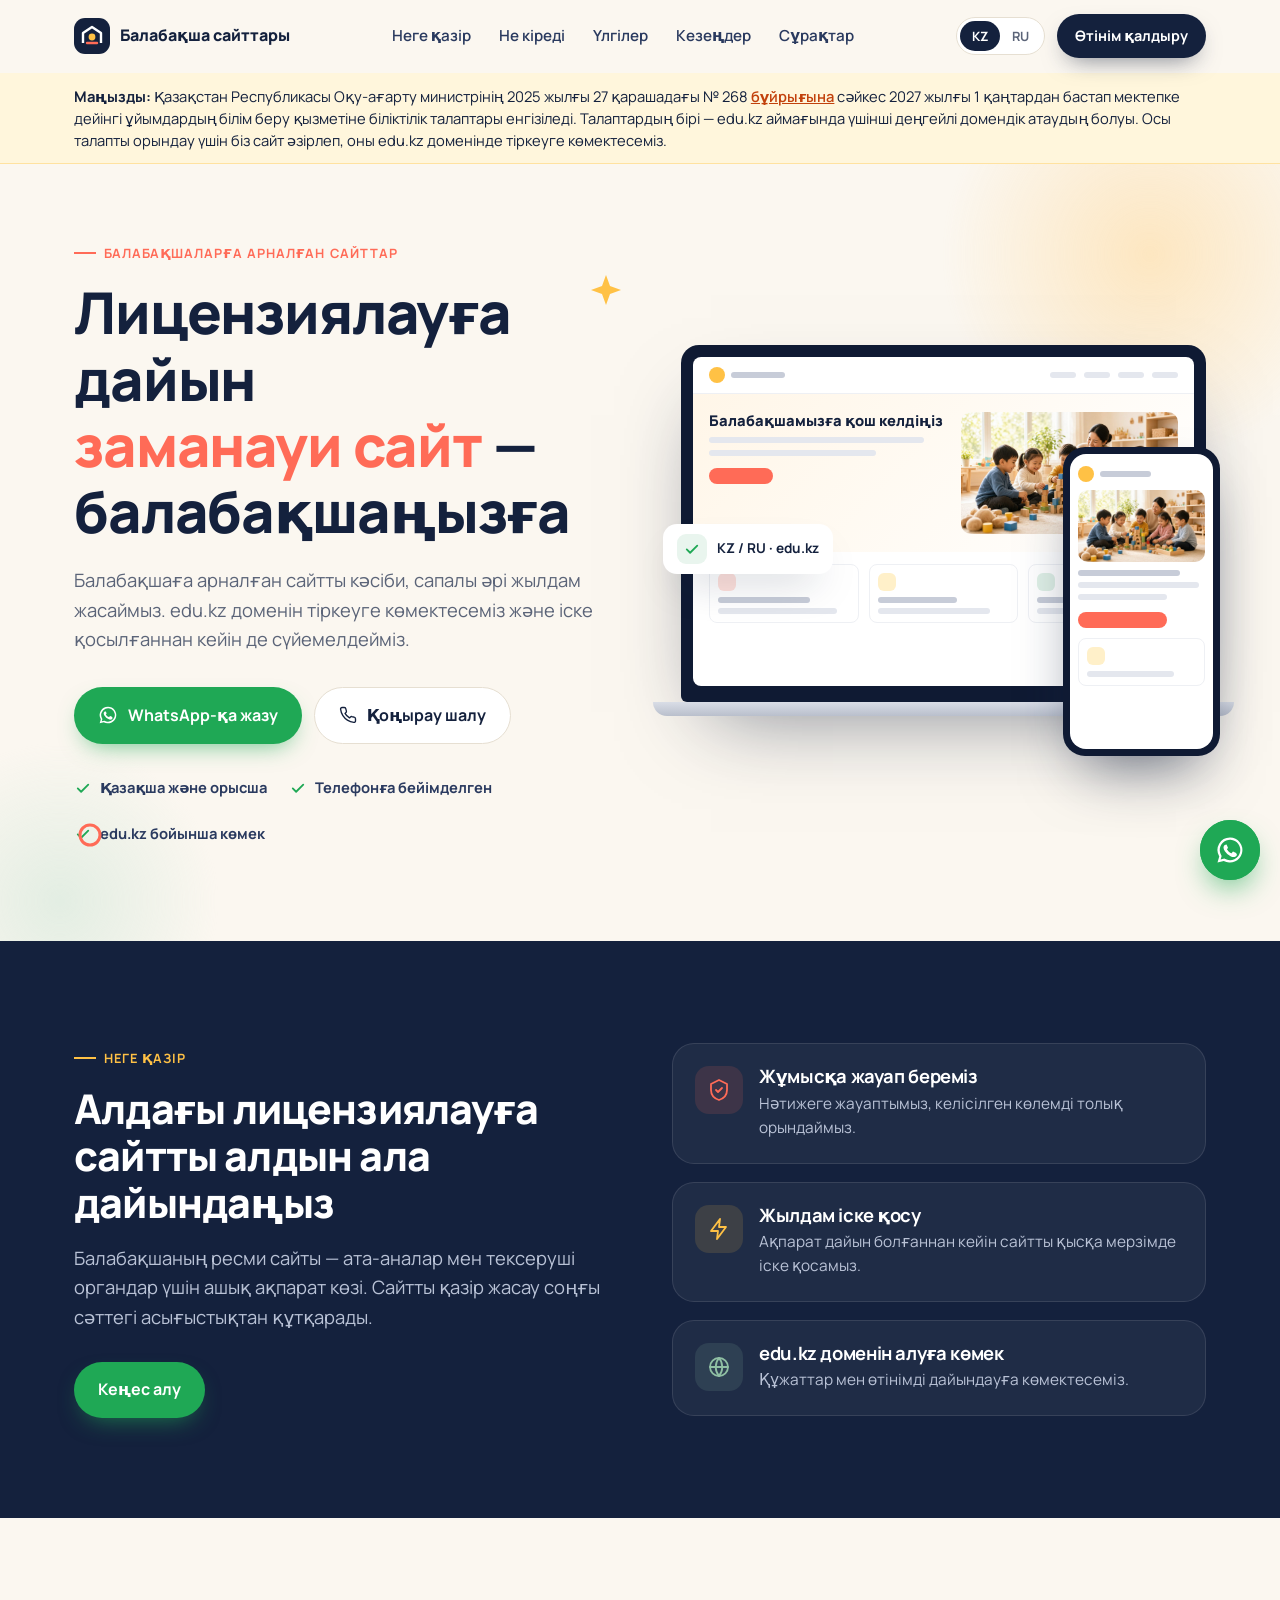
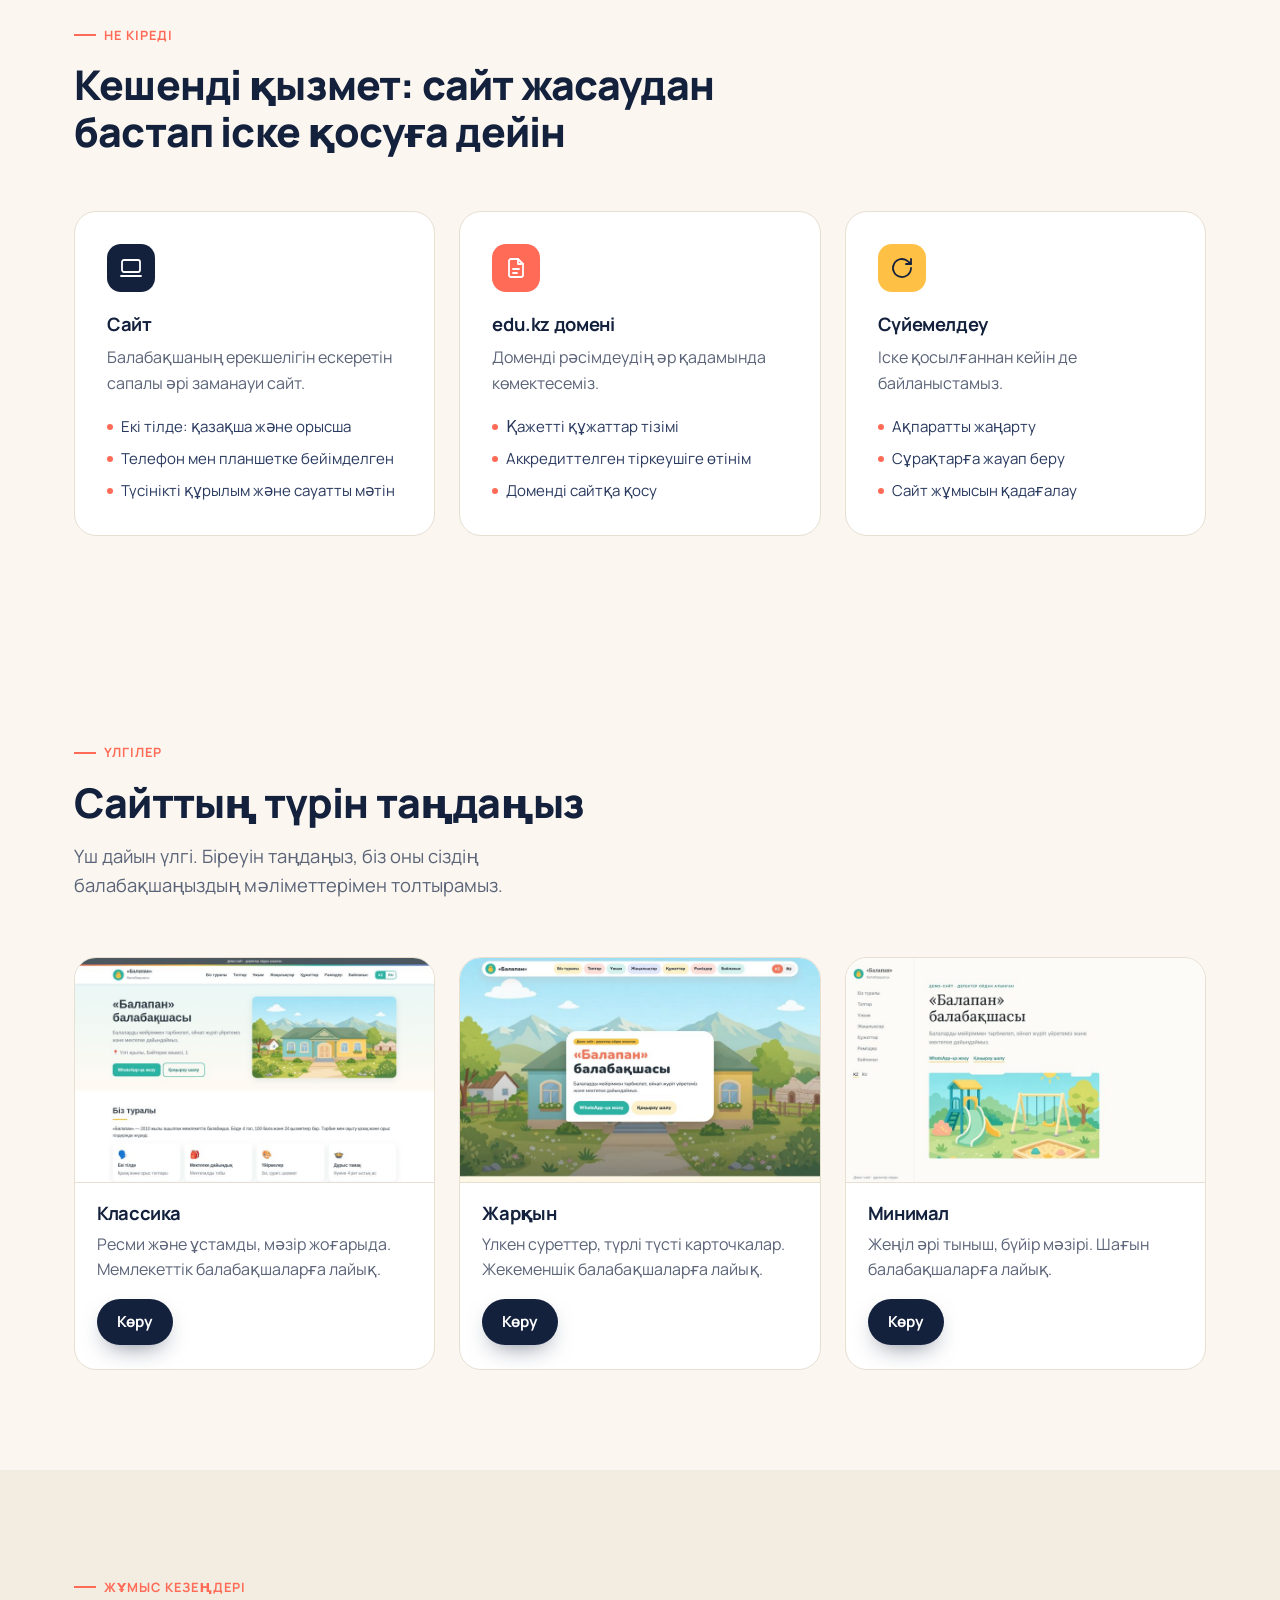
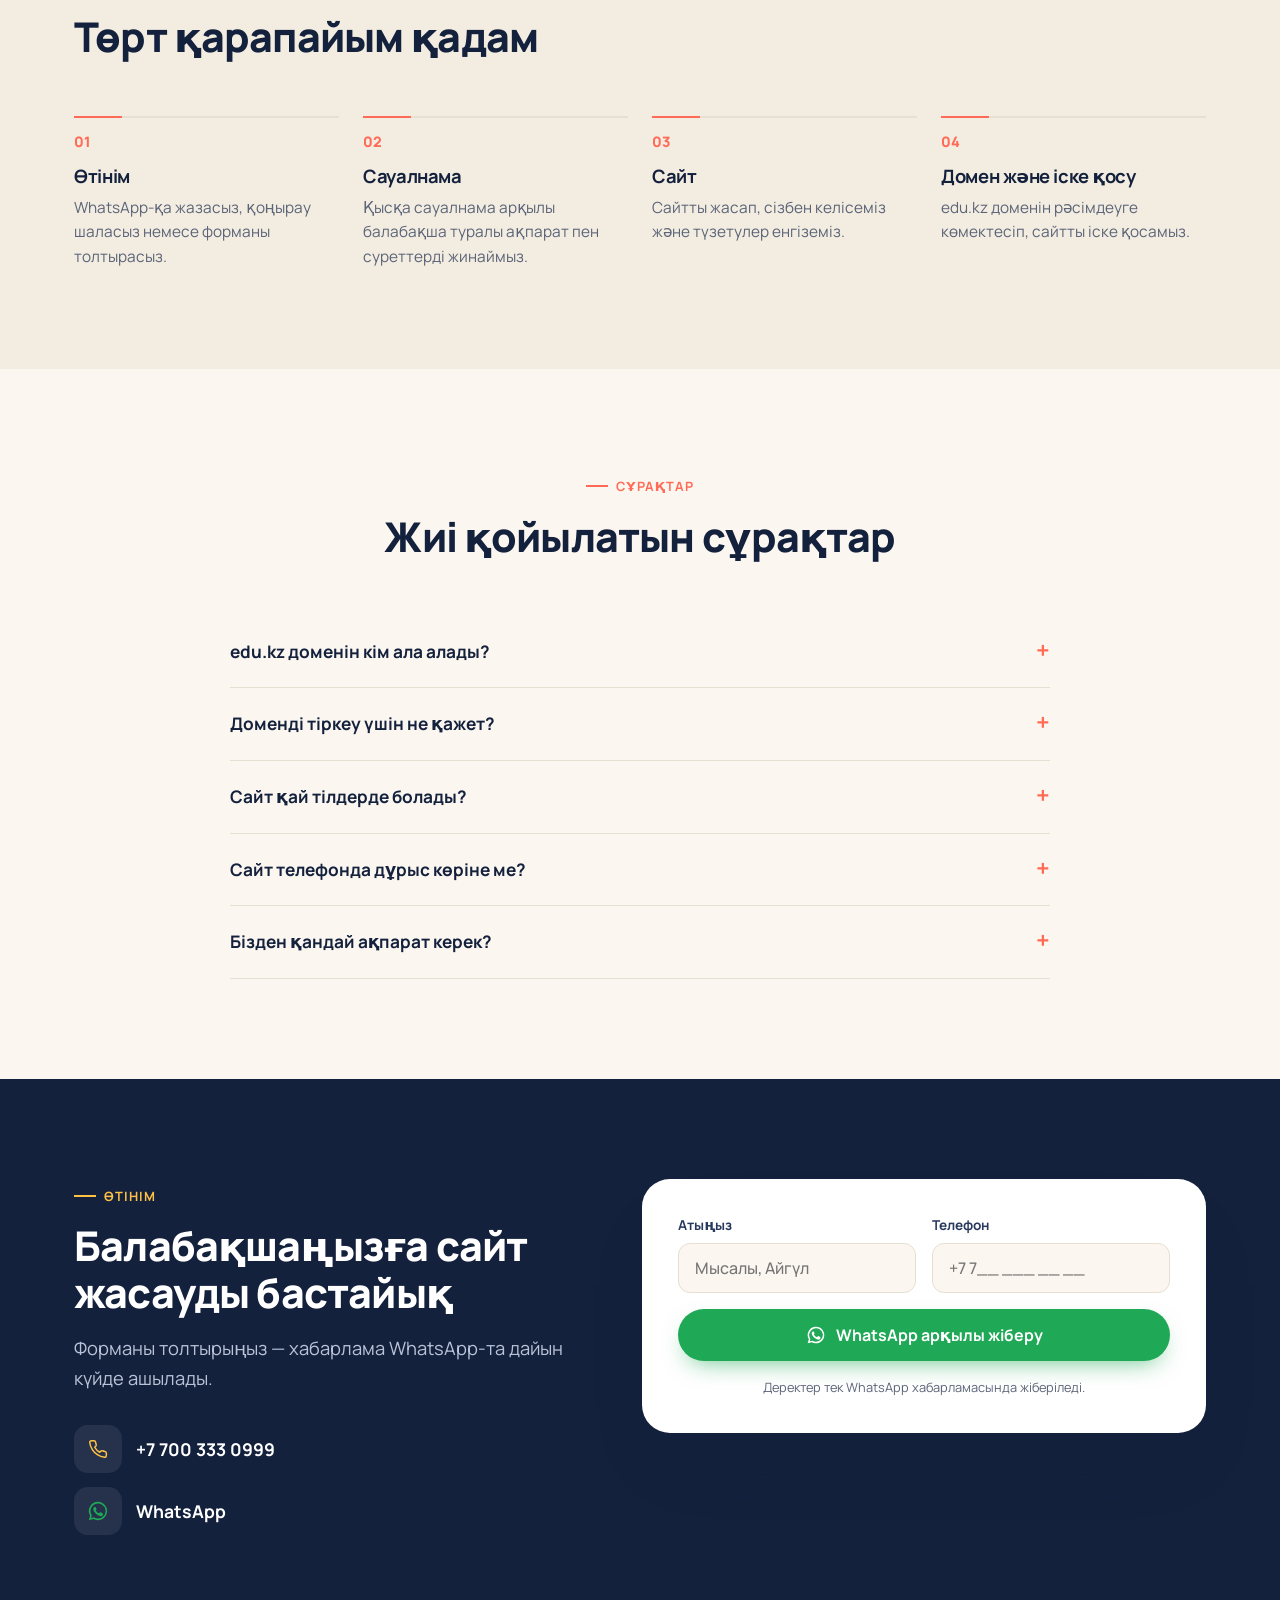
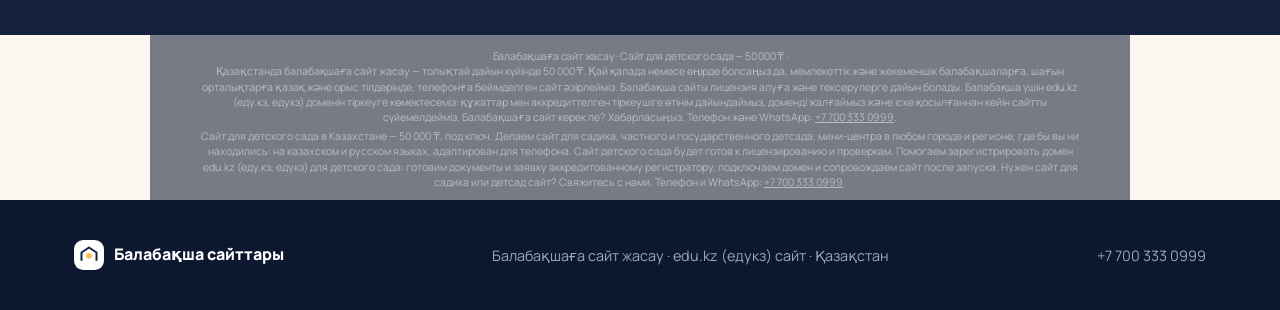
<file: index.html>
<!DOCTYPE html><html lang="kk"><head><meta charset="UTF-8"><meta name="viewport" content="width=device-width,initial-scale=1">
<title>Сайт для детского сада под ключ — 50 000 ₸ | Балабақшаға сайт жасау | sadikedu.kz</title>
<meta name="description" content="Создадим сайт для детского сада в Казахстане за 50 000 ₸: на казахском и русском, адаптивный, помощь с доменом edu.kz и сопровождение. Балабақшаға сайт жасау. +7 700 333 0999">
<meta name="keywords" content="сайт для детского сада, создать сайт детского сада, сайт для садика Казахстан, сайт для частного детского сада, edu.kz домен для детского сада, сайт балабақша, балабақшаға сайт жасау, балабақша сайт, балабакша сайт, садик сайт, сайт для садика, детсад сайт, сделать сайт для садика, сделать сайт для детского сада, сайт еду кз, еду.кз сайт">
<meta name="robots" content="index,follow">
<link rel="canonical" href="https://sadikedu.kz/">
<link rel="alternate" hreflang="kk" href="https://sadikedu.kz/"><link rel="alternate" hreflang="ru" href="https://sadikedu.kz/"><link rel="alternate" hreflang="x-default" href="https://sadikedu.kz/">
<link rel="icon" href="favicon.svg" type="image/svg+xml">
<meta property="og:type" content="website"><meta property="og:url" content="https://sadikedu.kz/"><meta property="og:site_name" content="sadikedu.kz"><meta property="og:locale" content="ru_RU"><meta property="og:locale:alternate" content="kk_KZ">
<meta property="og:title" content="Сайт для детского сада под ключ — 50 000 ₸"><meta property="og:description" content="Создадим сайт для детского сада в Казахстане за 50 000 ₸: на казахском и русском, адаптивный, помощь с доменом edu.kz и сопровождение. Балабақшаға сайт жасау. +7 700 333 0999"><meta property="og:image" content="https://sadikedu.kz/img/hero.jpg">
<meta name="twitter:card" content="summary_large_image"><meta name="twitter:title" content="Сайт для детского сада под ключ — 50 000 ₸"><meta name="twitter:description" content="Создадим сайт для детского сада в Казахстане за 50 000 ₸: на казахском и русском, адаптивный, помощь с доменом edu.kz и сопровождение. Балабақшаға сайт жасау. +7 700 333 0999"><meta name="twitter:image" content="https://sadikedu.kz/img/hero.jpg">
<script type="application/ld+json">[{"@context": "https://schema.org", "@type": "ProfessionalService", "name": "SadikEdu — сайты для детских садов", "alternateName": "Балабақша сайттары", "url": "https://sadikedu.kz/", "image": "https://sadikedu.kz/img/hero.jpg", "telephone": "+77003330999", "description": "Создадим сайт для детского сада в Казахстане за 50 000 ₸: на казахском и русском, адаптивный, помощь с доменом edu.kz и сопровождение. Балабақшаға сайт жасау. +7 700 333 0999", "areaServed": {"@type": "Country", "name": "Kazakhstan"}, "address": {"@type": "PostalAddress", "addressLocality": "Астана", "addressCountry": "KZ"}, "priceRange": "50000 KZT", "availableLanguage": ["ru", "kk"], "makesOffer": {"@type": "Offer", "name": "Сайт для детского сада под ключ", "price": "50000", "priceCurrency": "KZT", "url": "https://sadikedu.kz/"}}, {"@context": "https://schema.org", "@type": "FAQPage", "mainEntity": [{"@type": "Question", "name": "Кто может получить домен edu.kz?", "acceptedAnswer": {"@type": "Answer", "text": "Юридические лица Казахстана с лицензией на образовательную деятельность. При регистрации лицензия проверяется по БИН."}}, {"@type": "Question", "name": "Что нужно для регистрации домена?", "acceptedAnswer": {"@type": "Answer", "text": "Обычно — письмо организации, документ о госрегистрации и ЭЦП организации. Точный список проверим вместе."}}, {"@type": "Question", "name": "На каких языках будет сайт?", "acceptedAnswer": {"@type": "Answer", "text": "На казахском и русском, с переключателем."}}, {"@type": "Question", "name": "Сайт будет хорошо выглядеть на телефоне?", "acceptedAnswer": {"@type": "Answer", "text": "Да, сайт адаптируется под телефон, планшет и компьютер."}}, {"@type": "Question", "name": "Какая информация от нас нужна?", "acceptedAnswer": {"@type": "Answer", "text": "Основные сведения о детском саде, контакты и фотографии. Всё собираем по короткой анкете."}}]}]</script>
<meta name="theme-color" content="#14213d">
<link rel="preconnect" href="https://fonts.googleapis.com"><link rel="preconnect" href="https://fonts.gstatic.com" crossorigin>
<link href="https://fonts.googleapis.com/css2?family=Manrope:wght@500;600;700;800&display=swap&subset=cyrillic,cyrillic-ext" rel="stylesheet">
<link rel="stylesheet" href="style.css?v=tpl1">
<svg width="0" height="0" style="position:absolute"><defs>
<symbol id="wa" viewBox="0 0 24 24"><path fill="currentColor" d="M12 2a10 10 0 0 0-8.6 15.1L2 22l5-1.3A10 10 0 1 0 12 2Zm0 18.2a8.2 8.2 0 0 1-4.2-1.2l-.3-.2-3 .8.8-2.9-.2-.3A8.2 8.2 0 1 1 12 20.2Zm4.5-6.1c-.2-.1-1.5-.7-1.7-.8-.2-.1-.4-.1-.6.1l-.8 1c-.1.2-.3.2-.5.1a6.7 6.7 0 0 1-3.3-2.9c-.3-.4.2-.4.7-1.3.1-.2 0-.3 0-.4l-.8-1.8c-.2-.5-.4-.4-.6-.4h-.5a1 1 0 0 0-.7.3 3 3 0 0 0-.9 2.2 5.2 5.2 0 0 0 1.1 2.7 11.8 11.8 0 0 0 4.5 4c1.7.7 2.3.8 3.2.6.5-.1 1.5-.6 1.7-1.2.2-.6.2-1.1.2-1.2-.1-.1-.3-.2-.5-.3Z"/></symbol>
<symbol id="ph" viewBox="0 0 24 24"><path fill="none" stroke="currentColor" stroke-width="1.8" stroke-linecap="round" stroke-linejoin="round" d="M22 16.9v3a2 2 0 0 1-2.2 2 19.8 19.8 0 0 1-8.6-3.1 19.5 19.5 0 0 1-6-6A19.8 19.8 0 0 1 2.1 4.2 2 2 0 0 1 4.1 2h3a2 2 0 0 1 2 1.7c.1 1 .4 1.9.7 2.8a2 2 0 0 1-.5 2.1L8 9.9a16 16 0 0 0 6 6l1.3-1.3a2 2 0 0 1 2.1-.4c.9.3 1.8.6 2.8.7a2 2 0 0 1 1.7 2Z"/></symbol>
<symbol id="ck" viewBox="0 0 24 24"><path fill="none" stroke="currentColor" stroke-width="2.4" stroke-linecap="round" stroke-linejoin="round" d="m5 12.5 4.5 4.5L19 7.5"/></symbol>
</defs></svg>
<style>.seo{padding:14px 20px 6px!important;max-width:980px;margin:0 auto;opacity:.55;text-align:center}.seo *{font-size:10.5px!important;line-height:1.45!important;font-weight:400!important;color:#8a8f99!important;margin:0 0 4px!important}.seo h2,.seo h3{display:inline}.seo h2:after,.seo h3:after{content:" · "}</style><meta name="yandex-verification" content="044b497a152cc28e" />
</head><body>
<header id="hdr"><div class="c hd">
<a class="logo" href="#top"><svg width="36" height="36" viewBox="0 0 36 36"><rect width="36" height="36" rx="11" fill="#14213d"/><path d="M9 25V15l9-6 9 6v10" fill="none" stroke="#fff" stroke-width="2.4" stroke-linejoin="round"/><circle cx="18" cy="19" r="3.4" fill="#ffc145"/><path d="M13 25h10" stroke="#ff6b57" stroke-width="2.4" stroke-linecap="round"/></svg><span data-i="logo">Балабақша сайттары</span></a>
<nav class="m"><a href="#why" data-i="n1">Неге қазір</a><a href="#inc" data-i="n2">Не кіреді</a><a href="#templates" data-i="n5">Үлгілер</a><a href="#steps" data-i="n3">Кезеңдер</a><a href="#faq" data-i="n4">Сұрақтар</a></nav>
<div class="hr"><div class="lang"><button data-l="kk" class="on">KZ</button><button data-l="ru">RU</button></div><a href="#lead" class="btn btn-p btn-sm" data-i="hcta">Өтінім қалдыру</a></div>
</div></header>
<main id="top">
<div class="notice"><div class="c" data-i="nt"><b>Маңызды:</b> Қазақстан Республикасы Оқу-ағарту министрінің 2025 жылғы 27 қарашадағы № 268 <a href="https://adilet.zan.kz/rus/docs/V2500037500" target="_blank" rel="noopener">бұйрығына</a> сәйкес 2027 жылғы 1 қаңтардан бастап мектепке дейінгі ұйымдардың білім беру қызметіне біліктілік талаптары енгізіледі. Талаптардың бірі — edu.kz аймағында үшінші деңгейлі домендік атаудың болуы. Осы талапты орындау үшін біз сайт әзірлеп, оны edu.kz доменінде тіркеуге көмектесеміз.</div></div>
<section class="hero"><div class="blob b1"></div><div class="blob b2"></div>
<svg class="shape" style="top:14%;left:46%" width="34" height="34" viewBox="0 0 34 34"><path d="M17 2l4 11 11 4-11 4-4 11-4-11-11-4 11-4z" fill="#ffc145"/></svg>
<svg class="shape" style="bottom:12%;left:6%;animation-delay:-3s" width="26" height="26"><circle cx="13" cy="13" r="10" fill="none" stroke="#ff6b57" stroke-width="3"/></svg>
<div class="c hg">
<div class="rv">
<div class="eyebrow" data-i="ey">Балабақшаларға арналған сайттар</div>
<h1 data-i="h1">Лицензиялауға дайын <span class="hl">заманауи сайт</span> — балабақшаңызға</h1>
<p class="lead" data-i="lead">Балабақшаға арналған сайтты кәсіби, сапалы әрі жылдам жасаймыз. edu.kz доменін тіркеуге көмектесеміз және іске қосылғаннан кейін де сүйемелдейміз.</p>
<div class="btns"><a class="btn btn-w" href="https://wa.me/77003330999?text=%D0%97%D0%B4%D1%80%D0%B0%D0%B2%D1%81%D1%82%D0%B2%D1%83%D0%B9%D1%82%D0%B5%21%20%D0%9F%D0%BE%20%D0%BF%D0%BE%D0%B2%D0%BE%D0%B4%D1%83%20%D1%80%D0%B0%D0%B7%D1%80%D0%B0%D0%B1%D0%BE%D1%82%D0%BA%D0%B8%20%D1%81%D0%B0%D0%B9%D1%82%D0%B0" target="_blank" rel="noopener"><svg width="20" height="20"><use href="#wa"/></svg><span data-i="wa">WhatsApp-қа жазу</span></a><a class="btn btn-o" href="tel:+77003330999"><svg width="18" height="18"><use href="#ph"/></svg><span data-i="call">Қоңырау шалу</span></a></div>
<div class="checks"><span><svg width="18" height="18" color="#1fa855"><use href="#ck"/></svg><b data-i="c1">Қазақша және орысша</b></span><span><svg width="18" height="18" color="#1fa855"><use href="#ck"/></svg><b data-i="c2">Телефонға бейімделген</b></span><span><svg width="18" height="18" color="#1fa855"><use href="#ck"/></svg><b data-i="c3">edu.kz бойынша көмек</b></span></div>
</div>
<div class="mock rv d2" aria-hidden="true">
<div class="laptop"><div class="screen">
<div class="ms-top"><div class="ms-logo"><i></i><div class="ln d" style="width:54px"></div></div><div class="ms-nav"><div class="ln"></div><div class="ln"></div><div class="ln"></div><div class="ln"></div></div></div>
<div class="ms-hero"><div><div class="ms-h" data-i="mh">Балабақшамызға қош келдіңіз</div><div class="ln" style="width:90%"></div><div class="ln" style="width:70%"></div><div class="ms-btn"></div></div>
<div class="ms-img"><img src="img/hero.jpg" alt="Сайт для детского сада — дети играют в балабақше" style="width:100%;height:100%;object-fit:cover;display:block"></div></div>
<div class="ms-cards"><div class="ms-card"><b style="background:#ffe1dc"></b><div class="ln d" style="width:70%"></div><div class="ln" style="width:90%;margin-top:5px"></div></div><div class="ms-card"><b style="background:#fff0c9"></b><div class="ln d" style="width:60%"></div><div class="ln" style="width:85%;margin-top:5px"></div></div><div class="ms-card"><b style="background:#dff0e6"></b><div class="ln d" style="width:65%"></div><div class="ln" style="width:80%;margin-top:5px"></div></div></div>
</div></div><div class="base"></div>
<div class="phone"><div class="screen"><div class="ms-logo"><i></i><div class="ln d" style="width:40%"></div></div><div class="ms-img"><img src="img/hero.jpg" alt="Сайт для детского сада — дети играют в балабақше" style="width:100%;height:100%;object-fit:cover;display:block"></div><div class="ln d" style="width:80%"></div><div class="ln" style="width:95%;margin-top:6px"></div><div class="ln" style="width:70%;margin-top:6px"></div><div class="ms-btn" style="width:70%;margin-top:12px"></div><div class="ms-card" style="margin-top:10px"><b style="background:#fff0c9"></b><div class="ln" style="width:80%"></div></div></div></div>
<div class="tag"><i><svg width="18" height="18" color="#1fa855"><use href="#ck"/></svg></i><span data-i="tag">KZ / RU · edu.kz</span></div>
</div></div></section>

<section class="dark" id="why"><div class="c why">
<div class="rv"><div class="eyebrow" data-i="wy">Неге қазір</div><h2 data-i="wh">Алдағы лицензиялауға сайтты алдын ала дайындаңыз</h2><p class="lead" style="margin-top:18px" data-i="wl">Балабақшаның ресми сайты — ата-аналар мен тексеруші органдар үшін ашық ақпарат көзі. Сайтты қазір жасау соңғы сәттегі асығыстықтан құтқарады.</p><div class="btns" style="margin-top:30px"><a href="#lead" class="btn btn-w" data-i="wb">Кеңес алу</a></div></div>
<div class="wl">
<div class="wi rv d1"><div class="ic" style="background:#ff6b5722"><svg width="24" height="24" viewBox="0 0 24 24" fill="none" stroke="#ff6b57" stroke-width="1.8" stroke-linecap="round" stroke-linejoin="round"><path d="M12 2l8 4v6c0 5-3.5 8.5-8 10-4.5-1.5-8-5-8-10V6z"/><path d="m9 12 2 2 4-4"/></svg></div><div><h3 data-i="w1">Жұмысқа жауап береміз</h3><p data-i="w1p">Нәтижеге жауаптымыз, келісілген көлемді толық орындаймыз.</p></div></div>
<div class="wi rv d2"><div class="ic" style="background:#ffc14522"><svg width="24" height="24" viewBox="0 0 24 24" fill="none" stroke="#ffc145" stroke-width="1.8" stroke-linecap="round" stroke-linejoin="round"><path d="M13 2 4 14h7l-1 8 9-12h-7z"/></svg></div><div><h3 data-i="w2">Жылдам іске қосу</h3><p data-i="w2p">Ақпарат дайын болғаннан кейін сайтты қысқа мерзімде іске қосамыз.</p></div></div>
<div class="wi rv d3"><div class="ic" style="background:#8fbfa322"><svg width="24" height="24" viewBox="0 0 24 24" fill="none" stroke="#8fbfa3" stroke-width="1.8" stroke-linecap="round" stroke-linejoin="round"><circle cx="12" cy="12" r="9"/><path d="M3 12h18M12 3a14 14 0 0 1 0 18M12 3a14 14 0 0 0 0 18"/></svg></div><div><h3 data-i="w3">edu.kz доменін алуға көмек</h3><p data-i="w3p">Құжаттар мен өтінімді дайындауға көмектесеміз.</p></div></div>
</div></div></section>

<section id="inc"><div class="c">
<div class="sh rv"><div class="eyebrow" data-i="iy">Не кіреді</div><h2 data-i="ih">Кешенді қызмет: сайт жасаудан бастап іске қосуға дейін</h2></div>
<div class="grid3">
<div class="card rv d1"><div class="ic" style="background:#14213d"><svg width="24" height="24" viewBox="0 0 24 24" fill="none" stroke="#fff" stroke-width="1.8" stroke-linecap="round" stroke-linejoin="round"><rect x="3" y="4" width="18" height="12" rx="2"/><path d="M2 20h20"/></svg></div><h3 data-i="i1">Сайт</h3><p data-i="i1p">Балабақшаның ерекшелігін ескеретін сапалы әрі заманауи сайт.</p><ul><li data-i="i1a">Екі тілде: қазақша және орысша</li><li data-i="i1b">Телефон мен планшетке бейімделген</li><li data-i="i1c">Түсінікті құрылым және сауатты мәтін</li></ul></div>
<div class="card rv d2"><div class="ic" style="background:#ff6b57"><svg width="24" height="24" viewBox="0 0 24 24" fill="none" stroke="#fff" stroke-width="1.8" stroke-linecap="round" stroke-linejoin="round"><path d="M14 3H7a2 2 0 0 0-2 2v14a2 2 0 0 0 2 2h10a2 2 0 0 0 2-2V8z"/><path d="M14 3v5h5M9 13h6M9 17h4"/></svg></div><h3 data-i="i2">edu.kz домені</h3><p data-i="i2p">Доменді рәсімдеудің әр қадамында көмектесеміз.</p><ul><li data-i="i2a">Қажетті құжаттар тізімі</li><li data-i="i2b">Аккредиттелген тіркеушіге өтінім</li><li data-i="i2c">Доменді сайтқа қосу</li></ul></div>
<div class="card rv d3"><div class="ic" style="background:#ffc145"><svg width="24" height="24" viewBox="0 0 24 24" fill="none" stroke="#14213d" stroke-width="1.8" stroke-linecap="round" stroke-linejoin="round"><path d="M21 12a9 9 0 1 1-3-6.7L21 8"/><path d="M21 3v5h-5"/></svg></div><h3 data-i="i3">Сүйемелдеу</h3><p data-i="i3p">Іске қосылғаннан кейін де байланыстамыз.</p><ul><li data-i="i3a">Ақпаратты жаңарту</li><li data-i="i3b">Сұрақтарға жауап беру</li><li data-i="i3c">Сайт жұмысын қадағалау</li></ul></div>
</div></div></section>

<section id="templates"><div class="c">
<div class="sh rv"><div class="eyebrow" data-i="ty">Үлгілер</div><h2 data-i="th">Сайттың түрін таңдаңыз</h2><p class="lead" data-i="tl">Үш дайын үлгі. Біреуін таңдаңыз, біз оны сіздің балабақшаңыздың мәліметтерімен толтырамыз.</p></div>
<div class="tpl">
<article class="tc"><a href="https://sadiksites.github.io/demo-classic/" target="_blank" rel="noopener"><img src="img/tpl-classic.jpg" alt="" loading="lazy" width="800" height="500"></a><div><h3 data-i="t1">Классика</h3><p data-i="t1d">Ресми және ұстамды, мәзір жоғарыда. Мемлекеттік балабақшаларға лайық.</p><a class="btn btn-p tvb" href="https://sadiksites.github.io/demo-classic/" target="_blank" rel="noopener" data-i="tv">Көру</a></div></article>
<article class="tc"><a href="https://sadiksites.github.io/demo-bright/" target="_blank" rel="noopener"><img src="img/tpl-bright.jpg" alt="" loading="lazy" width="800" height="500"></a><div><h3 data-i="t2">Жарқын</h3><p data-i="t2d">Үлкен суреттер, түрлі түсті карточкалар. Жекеменшік балабақшаларға лайық.</p><a class="btn btn-p tvb" href="https://sadiksites.github.io/demo-bright/" target="_blank" rel="noopener" data-i="tv">Көру</a></div></article>
<article class="tc"><a href="https://sadiksites.github.io/demo-minimal/" target="_blank" rel="noopener"><img src="img/tpl-minimal.jpg" alt="" loading="lazy" width="800" height="500"></a><div><h3 data-i="t3">Минимал</h3><p data-i="t3d">Жеңіл әрі тыныш, бүйір мәзірі. Шағын балабақшаларға лайық.</p><a class="btn btn-p tvb" href="https://sadiksites.github.io/demo-minimal/" target="_blank" rel="noopener" data-i="tv">Көру</a></div></article>
</div></div></section>
<section class="alt" id="steps"><div class="c">
<div class="sh rv"><div class="eyebrow" data-i="sy">Жұмыс кезеңдері</div><h2 data-i="sh">Төрт қарапайым қадам</h2></div>
<div class="steps">
<div class="step rv"><h3 data-i="s1">Өтінім</h3><p data-i="s1p">WhatsApp-қа жазасыз, қоңырау шаласыз немесе форманы толтырасыз.</p></div>
<div class="step rv d1"><h3 data-i="s2">Сауалнама</h3><p data-i="s2p">Қысқа сауалнама арқылы балабақша туралы ақпарат пен суреттерді жинаймыз.</p></div>
<div class="step rv d2"><h3 data-i="s3">Сайт</h3><p data-i="s3p">Сайтты жасап, сізбен келісеміз және түзетулер енгіземіз.</p></div>
<div class="step rv d3"><h3 data-i="s4">Домен және іске қосу</h3><p data-i="s4p">edu.kz доменін рәсімдеуге көмектесіп, сайтты іске қосамыз.</p></div>
</div></div></section>

<section id="faq"><div class="c">
<div class="sh rv" style="text-align:center;margin-left:auto;margin-right:auto"><div class="eyebrow" data-i="fy">Сұрақтар</div><h2 data-i="fh">Жиі қойылатын сұрақтар</h2></div>
<div class="faq rv">
<details><summary data-i="q1">edu.kz доменін кім ала алады?</summary><p data-i="a1">Білім беру қызметіне лицензиясы бар Қазақстанның заңды тұлғалары. Тіркеу кезінде лицензия БСН бойынша тексеріледі.</p></details>
<details><summary data-i="q2">Доменді тіркеу үшін не қажет?</summary><p data-i="a2">Әдетте ұйымның хаты, мемлекеттік тіркеу туралы құжат және ұйымның ЭЦҚ-сы қажет. Нақты тізімді бірге тексереміз.</p></details>
<details><summary data-i="q3">Сайт қай тілдерде болады?</summary><p data-i="a3">Қазақ және орыс тілдерінде, тілді ауыстыру мүмкіндігімен.</p></details>
<details><summary data-i="q4">Сайт телефонда дұрыс көріне ме?</summary><p data-i="a4">Иә, сайт телефонға, планшетке және компьютерге бейімделеді.</p></details>
<details><summary data-i="q5">Бізден қандай ақпарат керек?</summary><p data-i="a5">Балабақша туралы негізгі мәліметтер, байланыс деректері және суреттер. Барлығын қысқа сауалнама арқылы жинаймыз.</p></details>
</div></div></section>

<section class="dark" id="lead"><div class="c fw">
<div class="rv"><div class="eyebrow" data-i="ly">Өтінім</div><h2 data-i="lh">Балабақшаңызға сайт жасауды бастайық</h2><p class="lead" style="margin-top:18px" data-i="ll">Форманы толтырыңыз — хабарлама WhatsApp-та дайын күйде ашылады.</p>
<div class="cl"><a href="tel:+77003330999"><span class="ic" style="background:rgba(255,255,255,.08)"><svg width="20" height="20" color="#ffc145"><use href="#ph"/></svg></span>+7 700 333 0999</a><a href="https://wa.me/77003330999?text=%D0%97%D0%B4%D1%80%D0%B0%D0%B2%D1%81%D1%82%D0%B2%D1%83%D0%B9%D1%82%D0%B5%21%20%D0%9F%D0%BE%20%D0%BF%D0%BE%D0%B2%D0%BE%D0%B4%D1%83%20%D1%80%D0%B0%D0%B7%D1%80%D0%B0%D0%B1%D0%BE%D1%82%D0%BA%D0%B8%20%D1%81%D0%B0%D0%B9%D1%82%D0%B0" target="_blank" rel="noopener"><span class="ic" style="background:rgba(255,255,255,.08)"><svg width="22" height="22" color="#1fa855"><use href="#wa"/></svg></span>WhatsApp</a></div></div>
<form id="f" class="rv d2">
<label><span data-i="fn">Атыңыз</span><input name="n" required data-p="pn" placeholder="Мысалы, Айгүл"></label>
<label><span data-i="fp">Телефон</span><input name="p" type="tel" required placeholder="+7 7__ ___ __ __"></label>
<button class="btn btn-w" type="submit"><svg width="20" height="20"><use href="#wa"/></svg><span data-i="fs">WhatsApp арқылы жіберу</span></button>
<p class="note" data-i="fo">Деректер тек WhatsApp хабарламасында жіберіледі.</p>
</form></div></section>
</main>
<section class="seo"><div class="c"><h2>Балабақшаға сайт жасау · Сайт для детского сада — 50 000 ₸</h2><p lang="kk">Қазақстанда балабақшаға сайт жасау — толықтай дайын күйінде 50 000 ₸. Қай қалада немесе өңірде болсаңыз да, мемлекеттік және жекеменшік балабақшаларға, шағын орталықтарға қазақ және орыс тілдерінде, телефонға бейімделген сайт әзірлейміз. Балабақша сайты лицензия алуға және тексерулерге дайын болады. Балабақша үшін edu.kz (еду.кз, едукз) доменін тіркеуге көмектесеміз: құжаттар мен аккредиттелген тіркеушіге өтінім дайындаймыз, доменді жалғаймыз және іске қосылғаннан кейін сайтты сүйемелдейміз. Балабақшаға сайт керек пе? Хабарласыңыз. Телефон және WhatsApp: <a href="tel:+77003330999">+7 700 333 0999</a>.</p><p>Сайт для детского сада в Казахстане — 50 000 ₸, под ключ. Делаем сайт для садика, частного и государственного детсада, мини-центра в любом городе и регионе, где бы вы ни находились: на казахском и русском языках, адаптирован для телефона. Сайт детского сада будет готов к лицензированию и проверкам. Помогаем зарегистрировать домен edu.kz (еду.кз, едукз) для детского сада: готовим документы и заявку аккредитованному регистратору, подключаем домен и сопровождаем сайт после запуска. Нужен сайт для садика или детсад сайт? Свяжитесь с нами. Телефон и WhatsApp: <a href="tel:+77003330999">+7 700 333 0999</a>.</p></div></section>
<footer><div class="c fr"><a class="logo" href="#top"><svg width="30" height="30" viewBox="0 0 36 36"><rect width="36" height="36" rx="11" fill="#fff"/><path d="M9 25V15l9-6 9 6v10" fill="none" stroke="#14213d" stroke-width="2.4" stroke-linejoin="round"/><circle cx="18" cy="19" r="3.4" fill="#ffc145"/></svg><span data-i="logo">Балабақша сайттары</span></a><span data-i="ft">Балабақшаға сайт жасау · edu.kz (едукз) сайт · Қазақстан</span><a href="tel:+77003330999" style="text-decoration:none">+7 700 333 0999</a></div></footer>
<a class="fab" href="https://wa.me/77003330999?text=%D0%97%D0%B4%D1%80%D0%B0%D0%B2%D1%81%D1%82%D0%B2%D1%83%D0%B9%D1%82%D0%B5%21%20%D0%9F%D0%BE%20%D0%BF%D0%BE%D0%B2%D0%BE%D0%B4%D1%83%20%D1%80%D0%B0%D0%B7%D1%80%D0%B0%D0%B1%D0%BE%D1%82%D0%BA%D0%B8%20%D1%81%D0%B0%D0%B9%D1%82%D0%B0" target="_blank" rel="noopener" aria-label="WhatsApp"><svg width="30" height="30" color="#fff"><use href="#wa"/></svg></a>
<script>
const ru={n5:"Шаблоны",ty:"Шаблоны",th:"Выберите вид сайта",tl:"Три готовых шаблона. Выберите один, и мы заполним его данными вашего детского сада.",t1:"Классика",t1d:"Официальный и строгий, меню сверху. Подходит государственным садам.",t2:"Яркий",t2d:"Крупные фото, цветные карточки. Подходит частным садам.",t3:"Минимал",t3d:"Светлый и спокойный, боковое меню. Подходит небольшим садам.",tv:"Посмотреть",nt:`<b>Важно:</b> согласно <a href="https://adilet.zan.kz/rus/docs/V2500037500" target="_blank" rel="noopener">приказу Министра просвещения РК от 27 ноября 2025 года № 268</a> с 1 января 2027 года вводятся квалификационные требования к образовательной деятельности детских садов при лицензировании. Одно из требований — наличие доменного имени третьего уровня в зоне edu.kz. Во исполнение этого требования мы поможем разработать сайт и зарегистрировать его на домене edu.kz.`,logo:"Сайты для детских садов",n1:"Почему сейчас",n2:"Что входит",n3:"Этапы",n4:"Вопросы",hcta:"Оставить заявку",ey:"Сайты для детских садов",h1:'<span class="hl">Современный сайт</span> для вашего детского сада — к лицензированию',lead:"Делаем сайты для детских садов профессионально, качественно и быстро. Помогаем с регистрацией домена edu.kz и сопровождаем сайт после запуска.",wa:"Написать в WhatsApp",call:"Позвонить",c1:"Казахский и русский",c2:"Адаптивен для телефона",c3:"Помощь с edu.kz",mh:"Добро пожаловать в наш детский сад",tag:"KZ / RU · edu.kz",wy:"Почему сейчас",wh:"Подготовьте сайт заранее к предстоящему лицензированию",wl:"Официальный сайт детского сада — открытый источник информации для родителей и проверяющих органов. Сделав сайт сейчас, вы избежите спешки в последний момент.",wb:"Получить консультацию",w1:"Отвечаем за работу",w1p:"Несём ответственность за результат и выполняем согласованный объём полностью.",w2:"Быстрый запуск",w2p:"Запускаем сайт в короткие сроки после получения информации.",w3:"Помощь с доменом edu.kz",w3p:"Помогаем подготовить документы и заявку.",iy:"Что входит",ih:"От сайта до запуска — в одних руках",i1:"Сайт",i1p:"Аккуратный современный сайт с учётом специфики детского сада.",i1a:"На двух языках: казахском и русском",i1b:"Адаптирован для телефона и планшета",i1c:"Понятная структура и грамотные тексты",i2:"Домен edu.kz",i2p:"Помогаем на каждом шаге оформления домена.",i2a:"Список необходимых документов",i2b:"Заявка аккредитованному регистратору",i2c:"Подключение домена к сайту",i3:"Сопровождение",i3p:"Остаёмся на связи и после запуска.",i3a:"Обновление информации",i3b:"Ответы на вопросы",i3c:"Контроль работы сайта",sy:"Этапы работы",sh:"Четыре простых шага",s1:"Заявка",s1p:"Пишете в WhatsApp, звоните или заполняете форму.",s2:"Анкета",s2p:"По короткой анкете собираем информацию и фото о детском саде.",s3:"Сайт",s3p:"Делаем сайт, согласовываем с вами и вносим правки.",s4:"Домен и запуск",s4p:"Помогаем оформить домен edu.kz и запускаем сайт.",fy:"Вопросы",fh:"Частые вопросы",q1:"Кто может получить домен edu.kz?",a1:"Юридические лица Казахстана с лицензией на образовательную деятельность. При регистрации лицензия проверяется по БИН.",q2:"Что нужно для регистрации домена?",a2:"Обычно — письмо организации, документ о госрегистрации и ЭЦП организации. Точный список проверим вместе.",q3:"На каких языках будет сайт?",a3:"На казахском и русском, с переключателем.",q4:"Сайт будет хорошо выглядеть на телефоне?",a4:"Да, сайт адаптируется под телефон, планшет и компьютер.",q5:"Какая информация от нас нужна?",a5:"Основные сведения о детском саде, контакты и фотографии. Всё собираем по короткой анкете.",ly:"Заявка",lh:"Давайте начнём сайт для вашего детского сада",ll:"Заполните форму — сообщение откроется в WhatsApp уже готовым.",fn:"Ваше имя",fk:"Название детского сада",fc:"Город / населённый пункт",fp:"Телефон",fm:"Комментарий",fs:"Отправить через WhatsApp",fo:"Данные отправляются только в сообщении WhatsApp.",ft:"Сайт для садика и детского сада · сайт edu.kz (еду кз) · Казахстан",pn:"Например, Айгуль",pk:"Название детского сада",pc:"Например, Алматы",pm:"Ваш вопрос или пожелание"};
const kk={};document.querySelectorAll("[data-i]").forEach(e=>kk[e.dataset.i]=e.innerHTML);document.querySelectorAll("[data-p]").forEach(e=>kk[e.dataset.p]=e.placeholder);
let L="kk";
function set(l){L=l;const d=l=="ru"?ru:kk;document.documentElement.lang=l;document.querySelectorAll("[data-i]").forEach(e=>e.innerHTML=d[e.dataset.i]);document.querySelectorAll("[data-p]").forEach(e=>e.placeholder=d[e.dataset.p]);document.title=l=="ru"?"Сайт для детского сада под ключ — 50 000 ₸ | sadikedu.kz":"Балабақшаға сайт жасау — 50 000 ₸ | sadikedu.kz";document.querySelectorAll(".lang button").forEach(b=>b.classList.toggle("on",b.dataset.l==l));try{localStorage.lang=l}catch(e){}}
document.querySelectorAll(".lang button").forEach(b=>b.onclick=()=>set(b.dataset.l));try{if(localStorage.lang=="ru")set("ru")}catch(e){}
document.getElementById("f").onsubmit=e=>{e.preventDefault();const f=e.target,v=k=>f[k].value.trim();
const t=L=="ru"?["Здравствуйте! По поводу разработки сайта","Имя","Детский сад","Город","Телефон","Комментарий"]:["Здравствуйте! По поводу разработки сайта","Аты","Балабақша","Қала","Телефон","Пікір"];
let m=t[0]+"\n"+t[1]+": "+v("n")+"\n"+t[4]+": "+v("p");
window.open("https://wa.me/77003330999?text="+encodeURIComponent(m),"_blank")};
const io=new IntersectionObserver(es=>es.forEach(x=>{if(x.isIntersecting){x.target.classList.add("in");io.unobserve(x.target)}}),{threshold:.12});document.querySelectorAll(".rv").forEach(e=>io.observe(e));
addEventListener("scroll",()=>document.getElementById("hdr").classList.toggle("s",scrollY>10),{passive:true});
</script></body></html>
</file>
<file: style.css>
:root{--ink:#14213d;--ink2:#2a3a5f;--muted:#5b6478;--cream:#fbf7f0;--cream2:#f3ece0;--coral:#ff6b57;--sun:#ffc145;--sage:#8fbfa3;--line:#e6dfd2;--r:22px}
*{box-sizing:border-box}html{scroll-behavior:smooth}
body{margin:0;font-family:Manrope,Inter,system-ui,sans-serif;color:var(--ink);background:var(--cream);line-height:1.6;-webkit-font-smoothing:antialiased}
a{color:inherit}.c{max-width:1180px;margin:0 auto;padding:0 24px}
h1,h2,h3{letter-spacing:-.02em;line-height:1.15;margin:0}
h1{font-size:clamp(2.1rem,4.6vw,3.6rem);font-weight:800}
h2{font-size:clamp(1.7rem,3.2vw,2.6rem);font-weight:800}
h3{font-size:1.15rem;font-weight:700}
.eyebrow{display:inline-flex;align-items:center;gap:8px;font-size:.8rem;font-weight:700;letter-spacing:.08em;text-transform:uppercase;color:var(--coral);margin-bottom:16px}
.eyebrow:before{content:"";width:22px;height:2px;background:var(--coral)}
.lead{font-size:1.15rem;color:var(--muted);max-width:560px}
header{position:sticky;top:0;z-index:50;background:rgba(251,247,240,.85);backdrop-filter:saturate(1.4) blur(12px);border-bottom:1px solid transparent;transition:border .3s}
header.s{border-color:var(--line)}
.hd{display:flex;align-items:center;justify-content:space-between;height:72px;gap:16px}
.logo{display:flex;align-items:center;gap:10px;font-weight:800;text-decoration:none;font-size:1rem}
.logo svg{flex:none}
nav.m{display:flex;gap:28px;font-weight:600;font-size:.95rem}nav.m a{text-decoration:none;color:var(--ink2)}nav.m a:hover{color:var(--coral)}
.hr{display:flex;align-items:center;gap:12px}
.lang{display:flex;background:#fff;border:1px solid var(--line);border-radius:99px;padding:3px}
.lang button{border:0;background:none;font:700 .8rem Manrope,sans-serif;padding:6px 12px;border-radius:99px;cursor:pointer;color:var(--muted)}
.lang button.on{background:var(--ink);color:#fff}
.btn{display:inline-flex;align-items:center;gap:10px;padding:15px 24px;border-radius:99px;font-weight:700;text-decoration:none;font-size:1rem;border:0;cursor:pointer;font-family:inherit;transition:transform .2s,box-shadow .2s,background .2s}
.btn:hover{transform:translateY(-2px)}
.btn-p{background:var(--ink);color:#fff;box-shadow:0 10px 24px -10px rgba(20,33,61,.6)}.btn-p:hover{background:var(--ink2)}
.btn-w{background:#1fa855;color:#fff;box-shadow:0 10px 24px -10px rgba(31,168,85,.7)}
.btn-o{background:#fff;color:var(--ink);border:1px solid var(--line)}
.btn-sm{padding:10px 18px;font-size:.9rem}
.btns{display:flex;gap:12px;flex-wrap:wrap}
/* hero */
.hero{position:relative;overflow:hidden;padding:72px 0 96px}
.hg{display:grid;grid-template-columns:1.05fr 1fr;gap:56px;align-items:center}
.hero .lead{margin:22px 0 32px}
.hl{color:var(--coral);position:relative;white-space:nowrap}
.checks{display:flex;gap:22px;flex-wrap:wrap;margin-top:32px;color:var(--ink2);font-weight:600;font-size:.92rem}
.checks span{display:flex;align-items:center;gap:8px}
.blob{position:absolute;border-radius:50%;filter:blur(2px);opacity:.55;z-index:-1}
.b1{width:420px;height:420px;background:radial-gradient(circle,#ffd99a,transparent 70%);top:-120px;right:-80px}
.b2{width:320px;height:320px;background:radial-gradient(circle,#cfe6d8,transparent 70%);bottom:-120px;left:-100px}
.shape{position:absolute;z-index:0;animation:fl 7s ease-in-out infinite}
@keyframes fl{50%{transform:translateY(-14px) rotate(6deg)}}
/* mockup */
.mock{position:relative;z-index:1;padding:20px 0 40px}
.laptop{background:#0f1a33;border-radius:18px 18px 6px 6px;padding:12px 12px 16px;box-shadow:0 40px 80px -30px rgba(20,33,61,.55)}
.screen{background:#fff;border-radius:8px;overflow:hidden;aspect-ratio:16/10.5}
.base{height:14px;background:linear-gradient(#d9dde6,#b9bfcc);border-radius:0 0 18px 18px;margin:0 -28px}
.ms-top{display:flex;align-items:center;justify-content:space-between;padding:10px 16px;border-bottom:1px solid #eef0f4}
.ms-logo{display:flex;align-items:center;gap:6px}.ms-logo i{width:16px;height:16px;border-radius:50%;background:var(--sun)}
.ln{height:6px;border-radius:4px;background:#e4e7ee}.ln.d{background:#c7ccd8}
.ms-nav{display:flex;gap:8px}.ms-nav .ln{width:26px}
.ms-hero{display:grid;grid-template-columns:1.1fr 1fr;gap:14px;padding:18px 16px;background:linear-gradient(135deg,#fff6e8,#fff)}
.ms-h{font-weight:800;font-size:clamp(.6rem,1.15vw,.95rem);line-height:1.2;color:var(--ink)}
.ms-hero .ln{margin-top:7px}
.ms-btn{margin-top:12px;width:64px;height:16px;border-radius:99px;background:var(--coral)}
.ms-img{border-radius:10px;background:linear-gradient(160deg,#ffd99a,#ff9f8f);position:relative;overflow:hidden;min-height:90px}
.ms-cards{display:grid;grid-template-columns:repeat(3,1fr);gap:10px;padding:12px 16px}
.ms-card{border:1px solid #eef0f4;border-radius:8px;padding:8px}.ms-card b{display:block;width:18px;height:18px;border-radius:6px;margin-bottom:6px}
.phone{position:absolute;right:-14px;bottom:0;width:30%;background:#0f1a33;border-radius:22px;padding:7px;box-shadow:0 30px 60px -20px rgba(20,33,61,.6);animation:fl 8s ease-in-out infinite}
.phone .screen{aspect-ratio:9/18.5;border-radius:16px;padding:12px 8px}
.phone .ms-img{min-height:60px;margin:8px 0}
.tag{position:absolute;left:-18px;top:46%;background:#fff;border-radius:14px;padding:10px 14px;display:flex;align-items:center;gap:10px;font-weight:700;font-size:.85rem;box-shadow:0 20px 40px -18px rgba(20,33,61,.35);animation:fl 9s ease-in-out infinite}
.tag i{width:30px;height:30px;border-radius:9px;background:#e9f5ee;display:grid;place-items:center}
/* sections */
section{padding:100px 0}.sh{max-width:680px;margin-bottom:56px}.sh .lead{margin-top:16px}
.dark{background:var(--ink);color:#fff}.dark .lead{color:#b9c2d6}.dark .eyebrow{color:var(--sun)}.dark .eyebrow:before{background:var(--sun)}
.why{display:grid;grid-template-columns:1fr 1fr;gap:64px;align-items:center}
.wl{display:grid;gap:18px}
.wi{display:flex;gap:16px;padding:22px;border-radius:var(--r);background:rgba(255,255,255,.05);border:1px solid rgba(255,255,255,.1)}
.wi p{margin:4px 0 0;color:#b9c2d6;font-size:.96rem}
.ic{flex:none;width:48px;height:48px;border-radius:14px;display:grid;place-items:center}
.grid3{display:grid;grid-template-columns:repeat(3,1fr);gap:24px}
.card{background:#fff;border:1px solid var(--line);border-radius:var(--r);padding:32px;transition:transform .3s,box-shadow .3s}
.card:hover{transform:translateY(-4px);box-shadow:0 30px 50px -30px rgba(20,33,61,.35)}
.card h3{margin:22px 0 10px}.card p{color:var(--muted);margin:0}
.card ul{list-style:none;padding:0;margin:18px 0 0;display:grid;gap:8px;color:var(--ink2);font-size:.94rem}
.card li{display:flex;gap:8px}.card li:before{content:"";flex:none;width:6px;height:6px;border-radius:50%;background:var(--coral);margin-top:9px}
.alt{background:var(--cream2)}
.steps{display:grid;grid-template-columns:repeat(4,1fr);gap:24px;counter-reset:s}
.step{position:relative;padding-top:28px;border-top:2px solid var(--line)}
.step:before{counter-increment:s;content:"0" counter(s);position:absolute;top:-2px;left:0;padding-top:12px;border-top:2px solid var(--coral);width:48px;font-weight:800;color:var(--coral);font-size:.9rem;top:-2px}
.step h3{margin:20px 0 8px}.step p{margin:0;color:var(--muted);font-size:.96rem}
.faq{max-width:820px;margin:0 auto}
details{border-bottom:1px solid var(--line);padding:22px 0}
summary{list-style:none;cursor:pointer;font-weight:700;font-size:1.08rem;display:flex;justify-content:space-between;gap:16px}
summary::-webkit-details-marker{display:none}
summary:after{content:"+";font-size:1.5rem;line-height:1;color:var(--coral);transition:transform .3s}
details[open] summary:after{transform:rotate(45deg)}
details p{color:var(--muted);margin:12px 0 0}
.fw{display:grid;grid-template-columns:1fr 1.1fr;gap:56px;align-items:start}
form{background:#fff;border-radius:28px;padding:36px;box-shadow:0 40px 80px -40px rgba(20,33,61,.4);display:grid;grid-template-columns:1fr 1fr;gap:16px;color:var(--ink)}
label{display:grid;gap:6px;font-size:.85rem;font-weight:700;color:var(--ink2)}
label.f{grid-column:1/-1}
input,textarea{font:500 1rem Manrope,sans-serif;padding:13px 16px;border:1px solid var(--line);border-radius:12px;background:var(--cream);color:var(--ink);outline:none;transition:border .2s,box-shadow .2s;width:100%}
input:focus,textarea:focus{border-color:var(--ink);box-shadow:0 0 0 4px rgba(20,33,61,.08)}
textarea{min-height:96px;resize:vertical}
form .btn{grid-column:1/-1;justify-content:center}
.note{grid-column:1/-1;font-size:.8rem;color:var(--muted);margin:0;text-align:center}
.cl{display:grid;gap:14px;margin-top:32px}
.cl a{display:flex;align-items:center;gap:14px;text-decoration:none;font-weight:700;font-size:1.1rem}
footer{background:#0d1730;color:#9aa5bf;padding:40px 0;font-size:.9rem}
.fr{display:flex;justify-content:space-between;align-items:center;gap:20px;flex-wrap:wrap}
footer .logo{color:#fff}
.fab{position:fixed;right:20px;bottom:20px;z-index:60;width:60px;height:60px;border-radius:50%;background:#1fa855;display:grid;place-items:center;box-shadow:0 14px 30px -8px rgba(31,168,85,.7);transition:transform .2s}
.fab:hover{transform:scale(1.08)}
.fab:after{content:"";position:absolute;inset:0;border-radius:50%;border:2px solid #1fa855;animation:pu 2.4s infinite}
@keyframes pu{to{transform:scale(1.5);opacity:0}}
.rv{opacity:0;transform:translateY(24px);transition:opacity .8s ease,transform .8s ease}.rv.in{opacity:1;transform:none}
.d1{transition-delay:.1s}.d2{transition-delay:.2s}.d3{transition-delay:.3s}
@media (prefers-reduced-motion:reduce){*,*:before,*:after{animation:none!important;transition:none!important;scroll-behavior:auto!important}.rv{opacity:1;transform:none}}
@media (max-width:960px){nav.m{display:none}.hg,.why,.fw{grid-template-columns:1fr}.grid3{grid-template-columns:1fr}.steps{grid-template-columns:1fr 1fr}.hero{padding:40px 0 72px}.mock{padding:10px 10px 30px}}
@media (max-width:600px){section{padding:72px 0}.steps{grid-template-columns:1fr}form{grid-template-columns:1fr;padding:24px}.hr .btn-sm{display:none}.logo span{max-width:130px;line-height:1.2}.tag{left:0;top:auto;bottom:-6px;font-size:.75rem}.checks{gap:12px}.hero .btns .btn{flex:1;justify-content:center}.sh{margin-bottom:36px}}
@media (max-width:600px){.hero .btns{flex-direction:column}.hero .btns .btn{width:100%}.btn{white-space:nowrap}.shape{display:none}}
.sr{position:absolute;width:1px;height:1px;overflow:hidden;clip:rect(0 0 0 0);white-space:nowrap}
.seo{background:#0d1730;color:#7f8aa6;padding:32px 0 0;font-size:.85rem;line-height:1.6}
.seo h2{font-size:1rem;color:#c9d1e4;margin:0 0 8px}.seo p{margin:0 0 8px}.seo a{color:#c9d1e4}
.seo h3{font-size:.9rem;color:#c9d1e4;margin:0 0 6px}

.notice{background:#fff6dc;border-bottom:1px solid #ffe2a0;color:#14213d;font-size:.92rem;line-height:1.5;padding:12px 0}.notice a{color:#c2410c;font-weight:600}

.tpl{display:grid;gap:24px;grid-template-columns:repeat(auto-fit,minmax(280px,1fr));margin-top:36px}.tc{background:#fff;border:1px solid var(--line);border-radius:var(--r);overflow:hidden;display:flex;flex-direction:column}.tc img{display:block;width:100%;height:auto;aspect-ratio:16/10;object-fit:cover;object-position:top;border-bottom:1px solid var(--line)}.tc>div{padding:20px 22px 24px;display:flex;flex-direction:column;gap:8px;flex:1}.tc p{color:var(--muted);margin:0 0 8px;flex:1}.tc .btn{align-self:flex-start}#templates{scroll-margin-top:80px}
.tvb{padding:11px 20px;font-size:.95rem}@media(max-width:1180px){nav.m{gap:18px}}
</file>
